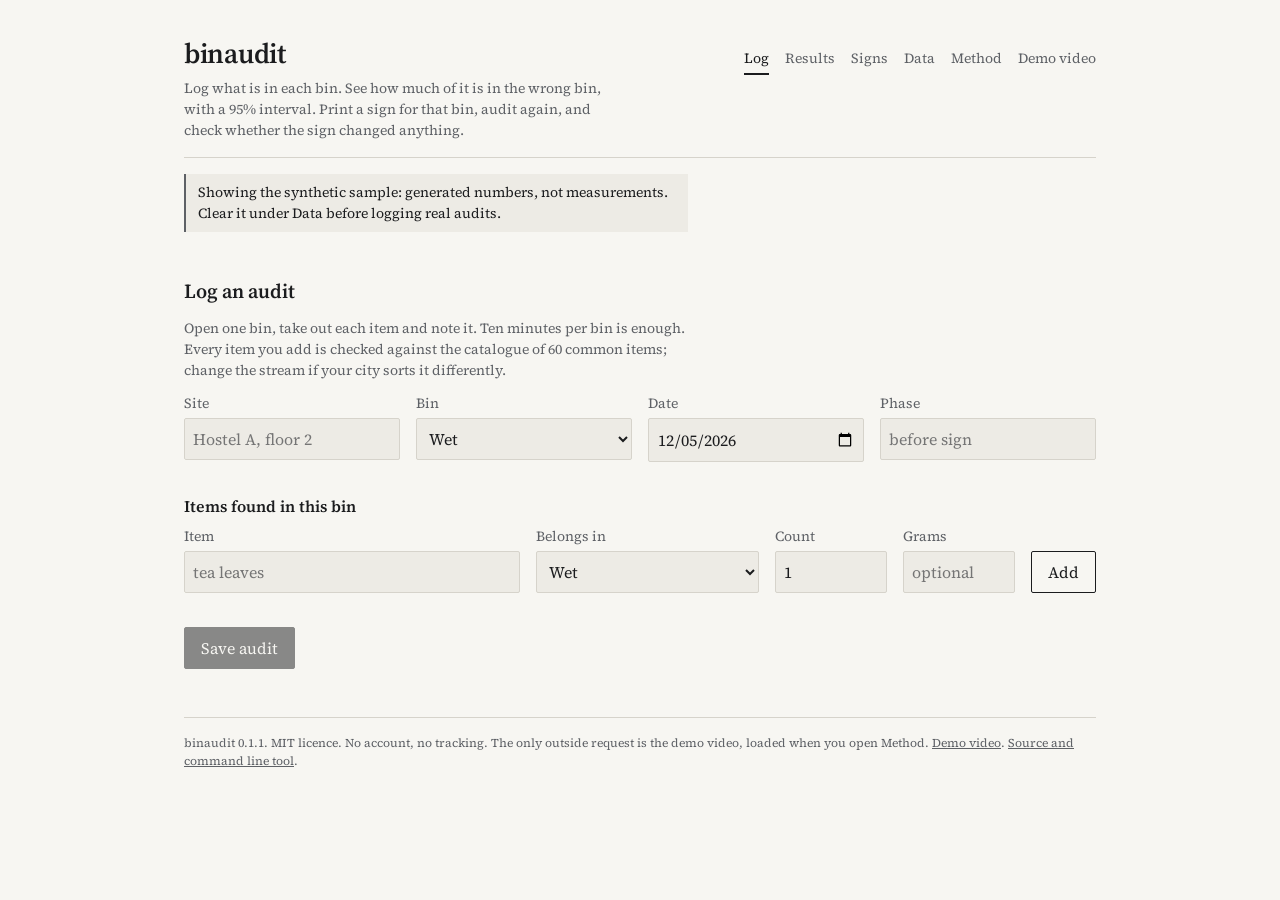
<file: index.html>
<!doctype html>
<html lang="en">
<head>
<meta charset="utf-8">
<meta name="viewport" content="width=device-width, initial-scale=1">
<title>binaudit: bin audits for hostels and wards</title>
<meta name="description" content="Log what is in each bin, see the contamination rate with a 95% interval, print a sign for that bin, and check whether it changed anything.">
<link rel="preload" href="fonts/SourceSerif4-latin.woff2" as="font" type="font/woff2" crossorigin>
<link rel="stylesheet" href="css/style.css">
<link rel="icon" href="data:,">
</head>
<body>
<div class="wrap">
  <header class="top">
    <div>
      <h1>binaudit</h1>
      <p>Log what is in each bin. See how much of it is in the wrong bin, with a 95% interval. Print a sign for that bin, audit again, and check whether the sign changed anything.</p>
    </div>
    <nav aria-label="Sections">
      <a href="#log">Log</a>
      <a href="#results">Results</a>
      <a href="#signs">Signs</a>
      <a href="#data">Data</a>
      <a href="#method">Method</a>
      <a href="https://youtu.be/Iv2SjWgkcWs" target="_blank" rel="noopener">Demo video</a>
    </nav>
  </header>
  <p class="notice" id="sample-notice" hidden>Showing the synthetic sample: generated numbers, not measurements. Clear it under Data before logging real audits.</p>

  <section id="log" aria-labelledby="h-log">
    <h2 id="h-log">Log an audit</h2>
    <p class="muted small">Open one bin, take out each item and note it. Ten minutes per bin is enough. Every item you add is checked against the catalogue of 60 common items; change the stream if your city sorts it differently.</p>
    <div class="grid">
      <label>Site <input id="f-site" list="dl-sites" placeholder="Hostel A, floor 2" autocomplete="off"></label>
      <label>Bin <select id="f-bin"><option value="wet">Wet</option><option value="dry">Dry</option><option value="hazardous">Hazardous</option></select></label>
      <label>Date <input id="f-date" type="date"></label>
      <label>Phase <input id="f-phase" list="dl-phases" placeholder="before sign" autocomplete="off"></label>
    </div>
    <h3>Items found in this bin</h3>
    <form id="item-form" class="grid items" autocomplete="off">
      <label>Item <input id="f-item" list="dl-items" placeholder="tea leaves" required></label>
      <label>Belongs in <select id="f-stream"><option value="wet">Wet</option><option value="dry">Dry</option><option value="hazardous">Hazardous</option></select></label>
      <label>Count <input id="f-count" type="number" min="1" step="1" value="1" inputmode="numeric"></label>
      <label>Grams <input id="f-grams" type="number" min="0" step="any" placeholder="optional" inputmode="decimal"></label>
      <button type="submit">Add</button>
    </form>
    <div class="hint" id="item-hint" aria-live="polite"></div>
    <div class="scroll"><table id="draft-table" hidden>
      <thead><tr><th>Item</th><th>Belongs in</th><th class="num">Count</th><th class="num">Grams</th><th></th></tr></thead>
      <tbody></tbody>
    </table></div>
    <div class="tally" id="draft-tally" aria-live="polite"></div>
    <div class="actions">
      <button class="primary" id="save-audit" disabled>Save audit</button>
      <span class="hint" id="save-hint"></span>
    </div>
  </section>

  <section id="results" aria-labelledby="h-results" hidden>
    <h2 id="h-results">Results</h2>
    <p class="muted small">Rate is misplaced items divided by all items found in that bin. The interval resamples whole audits, so a bin checked only twice gets a wide interval.</p>
    <div class="grid">
      <label>Site <select id="r-site"></select></label>
    </div>
    <div class="scroll"><table id="summary-table">
      <thead><tr><th>Bin</th><th>Phase</th><th class="num">Audits</th><th class="num">Items</th><th class="num">Misplaced</th><th class="num">Rate</th><th class="num">95% interval</th><th>0 to 100%</th></tr></thead>
      <tbody></tbody>
    </table></div>
    <div id="summary-empty" class="empty" hidden>No audits yet. Log one, or load the synthetic sample under Data.</div>

    <h3>Did it change?</h3>
    <div class="grid">
      <label>Before <select id="c-before"></select></label>
      <label>After <select id="c-after"></select></label>
    </div>
    <div class="scroll"><table id="compare-table">
      <thead><tr><th>Bin</th><th class="num">Before</th><th class="num">After</th><th class="num">Difference</th><th class="num">95% interval</th><th>-50 to +50 pp</th><th>Reading</th></tr></thead>
      <tbody></tbody>
    </table></div>
    <div id="compare-empty" class="empty" hidden>Needs audits of the same bin in two phases, for example "before sign" and "after sign".</div>

    <h3>Most often in the wrong bin</h3>
    <div class="scroll"><table id="top-table">
      <thead><tr><th>Found in</th><th>Item</th><th>Belongs in</th><th class="num">Count</th></tr></thead>
      <tbody></tbody>
    </table></div>
  </section>

  <section id="signs" aria-labelledby="h-signs" hidden>
    <h2 id="h-signs">Sign for a bin</h2>
    <p class="muted small">The sign names the items people actually put in this bin by mistake, taken from your audits. It prints on A5 in black and white.</p>
    <div class="grid">
      <label>Site <select id="s-site"></select></label>
      <label>Bin <select id="s-bin"><option value="wet">Wet</option><option value="dry">Dry</option><option value="hazardous">Hazardous</option></select></label>
      <label>From phase <select id="s-phase"></select></label>
    </div>
    <div class="actions"><button class="primary" id="print-sign">Print sign</button></div>
    <div id="sign"></div>
  </section>

  <section id="data" aria-labelledby="h-data" hidden>
    <h2 id="h-data">Data</h2>
    <p class="muted small">Everything is stored in this browser only. Export a CSV to keep it, share it, or analyse it with the <code>binaudit</code> command line tool.</p>
    <p class="tally" id="data-count"></p>
    <div class="actions">
      <button id="export-csv">Export CSV</button>
      <label class="small" style="flex-direction:row;align-items:center;gap:8px"><input type="file" id="import-csv" accept=".csv,text/csv"> Import CSV (adds to current data)</label>
    </div>
    <div class="actions">
      <button id="load-sample">Load synthetic sample</button>
      <button id="clear-data">Delete all data in this browser</button>
    </div>
    <div class="hint" id="data-hint" aria-live="polite"></div>
    <h3>Audits</h3>
    <div class="scroll"><table id="audit-table">
      <thead><tr><th>Audit</th><th>Date</th><th>Site</th><th>Bin</th><th>Phase</th><th class="num">Items</th><th class="num">Misplaced</th><th></th></tr></thead>
      <tbody></tbody>
    </table></div>
  </section>

  <section id="method" aria-labelledby="h-method" hidden>
    <h2 id="h-method">Method</h2>
    <figure class="video">
      <div class="video-frame" id="video-slot" data-video="Iv2SjWgkcWs"></div>
      <figcaption>Demo video, 2:49: logging an audit, results with intervals, the printed sign and the before/after check. The numbers shown come from the synthetic sample. <a href="https://youtu.be/Iv2SjWgkcWs" target="_blank" rel="noopener">Open on YouTube</a>.</figcaption>
    </figure>
    <dl class="method">
      <dt>Streams</dt><dd>Wet (biodegradable), dry (non-biodegradable) and domestic hazardous, as in India's Solid Waste Management Rules, 2016. Sanitary waste is wrapped and goes with dry waste under those rules. The catalogue is a starting point; cities differ.</dd>
      <dt>Rate</dt><dd>Misplaced items / all items found in a bin, pooled over the audits in a phase. If every item in a group has a weight, the command line tool also gives the rate by mass (<code>binaudit summary --json</code>, field <code>mass_rate</code>).</dd>
      <dt>Interval</dt><dd>95% percentile interval from 2,000 bootstrap draws that resample whole audits (a cluster bootstrap). Items from one bin on one day are not independent, so resampling items would give intervals that are too narrow. The seed is fixed, so the same data always gives the same interval.</dd>
      <dt>Small sample</dt><dd>Flagged when a group has fewer than 5 audits or fewer than 30 items.</dd>
      <dt>Did it change?</dt><dd>After rate minus before rate, with a bootstrap interval that resamples audits within each phase. If the interval is entirely below zero the reading is "fewer misplaced items after"; entirely above zero, "more"; otherwise "no clear change". A bin with no sign, audited over the same weeks, is the best check that the change came from the sign.</dd>
      <dt>Same numbers</dt><dd>The command line tool computes the same numbers from an exported CSV. A test runs both on the sample and requires them to match to 1e-12.</dd>
    </dl>
  </section>

  <footer>
    binaudit 0.1.1. MIT licence. No account, no tracking. The only outside request is the demo video, loaded when you open Method.
    <a href="https://youtu.be/Iv2SjWgkcWs" target="_blank" rel="noopener">Demo video</a>.
    <a href="https://github.com/PrafullJ0shi/binaudit">Source and command line tool</a>.
  </footer>
</div>
<datalist id="dl-items"></datalist>
<datalist id="dl-sites"></datalist>
<datalist id="dl-phases"></datalist>
<script type="module" src="js/app.js"></script>
</body>
</html>
</file>
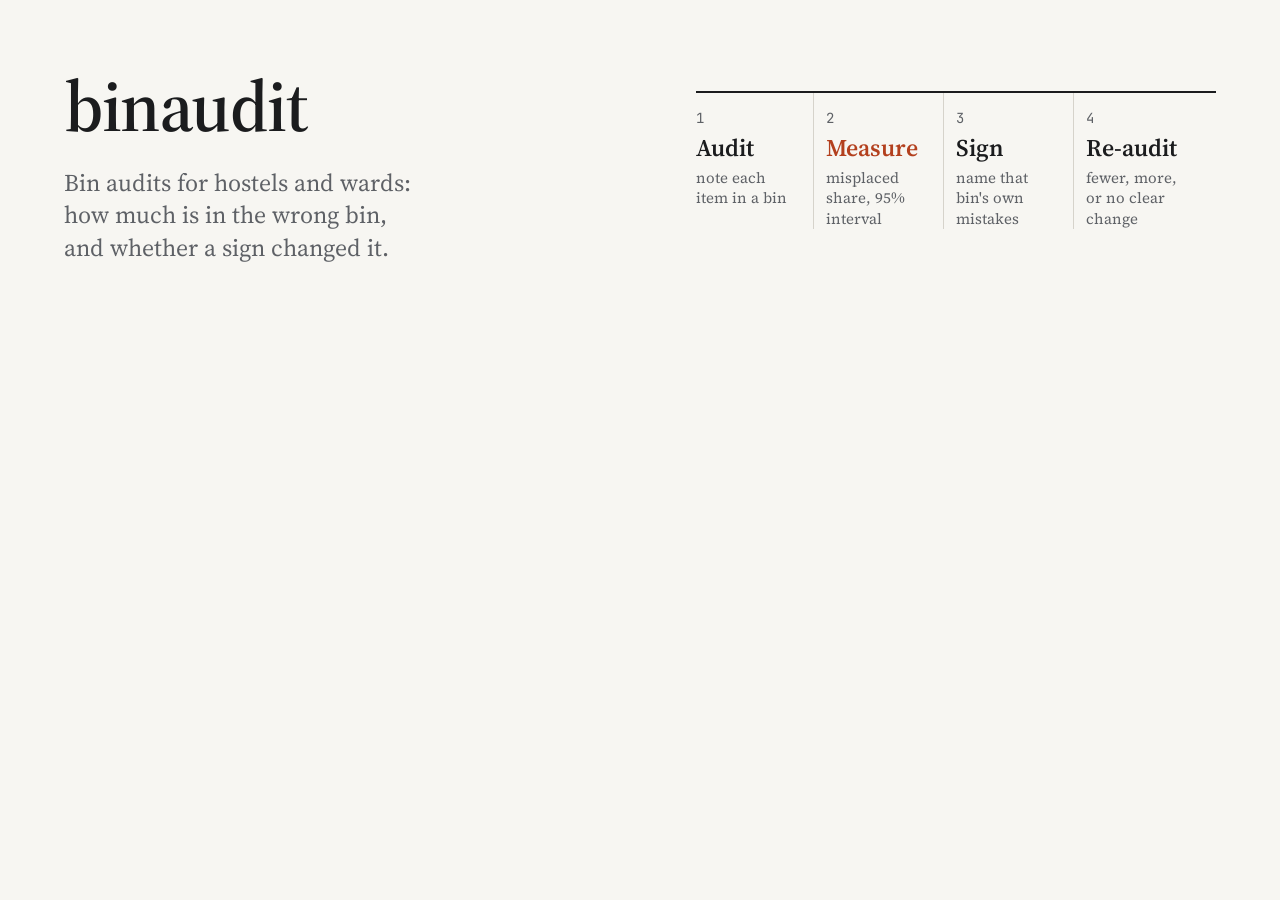
<file: scripts/banner.html>
<!doctype html>
<html><head><meta charset="utf-8"><style>
@font-face { font-family: "Source Serif 4"; src: url("../web/fonts/SourceSerif4-latin.woff2"); font-weight: 200 900; }
@font-face { font-family: "JetBrains Mono"; src: url("../web/fonts/JetBrainsMono-latin.woff2"); font-weight: 100 800; }
:root { --paper:#F7F6F2; --ink:#1B1C1E; --muted:#5E6166; --rule:#D6D3CB; --accent:#B3401E; }
body.dark { --paper:#141517; --ink:#E6E4DF; --muted:#9A9DA3; --rule:#34373C; --accent:#E8835F; }
html, body { margin:0; }
body { width:1280px; height:320px; background:var(--paper); color:var(--ink); font-family:"Source Serif 4", serif; box-sizing:border-box; padding:48px 64px; display:grid; grid-template-columns: 1fr 520px; gap:48px; align-items:center; }
h1 { font-size:72px; font-weight:600; margin:0 0 12px; letter-spacing:-0.02em; }
p { font-size:24px; margin:0; color:var(--muted); line-height:1.35; max-width:30ch; }
.steps { display:grid; grid-template-columns: repeat(4, 1fr); border-top:2px solid var(--ink); }
.step { padding:16px 12px 0 0; border-right:1px solid var(--rule); margin-right:12px; }
.step:last-child { border-right:0; }
.n { font-family:"JetBrains Mono", monospace; font-size:14px; color:var(--muted); }
.t { font-size:24px; font-weight:600; margin-top:4px; }
.d { font-size:15px; color:var(--muted); margin-top:4px; line-height:1.35; }
.step.hit .t { color:var(--accent); }
.foot { grid-column: 2; font-family:"JetBrains Mono", monospace; font-size:13px; color:var(--muted); margin-top:16px; }
</style></head>
<body>
<div><h1>binaudit</h1><p>Bin audits for hostels and wards: how much is in the wrong bin, and whether a sign changed it.</p></div>
<div>
  <div class="steps">
    <div class="step"><div class="n">1</div><div class="t">Audit</div><div class="d">note each item in a bin</div></div>
    <div class="step hit"><div class="n">2</div><div class="t">Measure</div><div class="d">misplaced share, 95% interval</div></div>
    <div class="step"><div class="n">3</div><div class="t">Sign</div><div class="d">name that bin's own mistakes</div></div>
    <div class="step"><div class="n">4</div><div class="t">Re-audit</div><div class="d">fewer, more, or no clear change</div></div>
  </div>
</div>
<script>if (location.hash === "#dark") document.body.classList.add("dark");</script>
</body></html>
</file>
<file: css/style.css>
/* binaudit. Tokens and scales are defined in DESIGN.md. */
@font-face { font-family: "Source Serif 4"; src: url("../fonts/SourceSerif4-latin.woff2") format("woff2"); font-weight: 200 900; font-display: swap; }
@font-face { font-family: "JetBrains Mono"; src: url("../fonts/JetBrainsMono-latin.woff2") format("woff2"); font-weight: 100 800; font-display: swap; }

:root {
  --paper: #F7F6F2; --paper-2: #EDEBE5; --ink: #1B1C1E; --muted: #5E6166; --rule: #D6D3CB; --accent: #B3401E;
  --serif: "Source Serif 4", Georgia, "Times New Roman", serif;
  --mono: "JetBrains Mono", Consolas, "Courier New", monospace;
  --s1: 4px; --s2: 8px; --s3: 12px; --s4: 16px; --s5: 24px; --s6: 32px; --s7: 48px;
  --t12: 12px; --t14: 14px; --t16: 16px; --t20: 20px; --t28: 28px; --t40: 40px;
  color-scheme: light dark;
}
@media (prefers-color-scheme: dark) {
  :root { --paper: #141517; --paper-2: #1D1F22; --ink: #E6E4DF; --muted: #9A9DA3; --rule: #34373C; --accent: #E8835F; }
}

* { box-sizing: border-box; }
html { background: var(--paper); color: var(--ink); }
body { margin: 0; font: 400 var(--t16)/1.5 var(--serif); }
.wrap { max-width: 960px; margin: 0 auto; padding: var(--s6) var(--s5) var(--s7); }

header.top { display: flex; align-items: baseline; justify-content: space-between; gap: var(--s4); flex-wrap: wrap; border-bottom: 1px solid var(--rule); padding-bottom: var(--s4); }
header.top h1 { font-size: var(--t28); font-weight: 600; margin: 0; letter-spacing: -0.01em; }
header.top p { margin: var(--s1) 0 0; color: var(--muted); font-size: var(--t14); max-width: 60ch; }
nav { display: flex; gap: var(--s4); font-size: var(--t14); }
nav a { color: var(--muted); text-decoration: none; padding: var(--s1) 0; border-bottom: 2px solid transparent; }
nav a[aria-current="page"] { color: var(--ink); border-bottom-color: var(--ink); }
nav a:hover { color: var(--ink); }

.notice { margin-top: var(--s4); padding: var(--s2) var(--s3); background: var(--paper-2); font-size: var(--t14); border-left: 2px solid var(--muted); }
.notice[hidden] { display: none; }

section { padding-top: var(--s6); }
section[hidden] { display: none; }
h2 { font-size: var(--t20); font-weight: 600; margin: 0 0 var(--s3); }
h3 { font-size: var(--t16); font-weight: 600; margin: var(--s6) 0 var(--s2); }
p { max-width: 72ch; margin: 0 0 var(--s3); }
.muted { color: var(--muted); }
.small { font-size: var(--t14); }
.num, td.num, th.num { font-family: var(--mono); font-size: var(--t14); font-variant-numeric: tabular-nums; text-align: right; white-space: nowrap; }
.mis { color: var(--accent); }
code, kbd { font-family: var(--mono); font-size: var(--t14); }

.grid { display: grid; grid-template-columns: repeat(4, minmax(0, 1fr)); gap: var(--s3) var(--s4); }
.grid.items { grid-template-columns: 3fr 2fr 1fr 1fr auto; align-items: end; }
@media (max-width: 680px) { .grid, .grid.items { grid-template-columns: 1fr 1fr; } }
label { display: flex; flex-direction: column; gap: var(--s1); font-size: var(--t14); color: var(--muted); }
input, select, button { font: inherit; font-size: var(--t16); color: var(--ink); }
input, select { background: var(--paper-2); border: 1px solid var(--rule); border-radius: 2px; padding: var(--s2); min-width: 0; width: 100%; }
input[type="file"] { width: auto; }
input:focus-visible, select:focus-visible, button:focus-visible, a:focus-visible { outline: 2px solid var(--ink); outline-offset: 2px; }
button { background: var(--paper); border: 1px solid var(--ink); border-radius: 2px; padding: var(--s2) var(--s4); cursor: pointer; }
button.primary { background: var(--ink); color: var(--paper); }
button.link { border: 0; padding: 0; background: none; color: var(--muted); text-decoration: underline; font-size: var(--t14); }
button:disabled { opacity: 0.5; cursor: default; }
.actions { display: flex; gap: var(--s3); flex-wrap: wrap; align-items: center; margin-top: var(--s4); }
.hint { font-size: var(--t12); color: var(--muted); min-height: 18px; }

table { width: 100%; border-collapse: collapse; margin-top: var(--s3); font-size: var(--t14); }
th { text-align: left; font-weight: 600; color: var(--muted); border-bottom: 1px solid var(--ink); padding: var(--s2) var(--s2) var(--s2) 0; }
td { border-bottom: 1px solid var(--rule); padding: var(--s2) var(--s2) var(--s2) 0; vertical-align: middle; }
tbody tr:nth-child(even) td { background: color-mix(in srgb, var(--paper-2) 50%, transparent); }
.scroll { overflow-x: auto; }
.flag { font-family: var(--mono); font-size: var(--t12); color: var(--muted); }
svg.ci { display: block; }
svg.ci .axis { stroke: var(--muted); stroke-width: 1; }
svg.ci .tick { stroke: var(--rule); stroke-width: 1; }
svg.ci .range { stroke: var(--accent); stroke-width: 1; }
svg.ci .point { stroke: var(--accent); stroke-width: 2; }
svg.ci .zero { stroke: var(--ink); stroke-width: 1; }

.tally { font-family: var(--mono); font-size: var(--t14); margin-top: var(--s3); }
.empty { color: var(--muted); font-size: var(--t14); padding: var(--s4) 0; }
.cols { display: grid; grid-template-columns: 1fr 1fr; gap: var(--s6); }
@media (max-width: 680px) { .cols { grid-template-columns: 1fr; } }
dl.method { display: grid; grid-template-columns: max-content 1fr; gap: var(--s2) var(--s4); font-size: var(--t14); }
dl.method dt { font-weight: 600; }
dl.method dd { margin: 0; max-width: 64ch; }
figure.video { margin: 0 0 var(--s6); max-width: 720px; }
.video-frame { aspect-ratio: 16 / 9; background: var(--paper-2); border: 1px solid var(--rule); }
.video-frame iframe { display: block; width: 100%; height: 100%; border: 0; }
figure.video figcaption { margin-top: var(--s2); font-size: var(--t14); color: var(--muted); max-width: 72ch; }
figure.video a { color: var(--muted); }
footer { margin-top: var(--s7); padding-top: var(--s4); border-top: 1px solid var(--rule); font-size: var(--t12); color: var(--muted); }
footer a { color: var(--muted); }

/* Printed sign, A5 portrait */
.sign { background: #FFFFFF; color: #000000; border: 1px solid var(--rule); width: 148mm; min-height: 210mm; padding: 14mm 12mm; margin-top: var(--s4); display: flex; flex-direction: column; }
.sign .kicker { font-family: var(--mono); font-size: 12px; letter-spacing: 0.08em; text-transform: uppercase; }
.sign h4 { font-size: 40px; line-height: 1.1; margin: 6px 0 18px; font-weight: 600; }
.sign .lead { font-size: 20px; margin: 0 0 12px; }
.sign ol { margin: 0; padding: 0; list-style: none; counter-reset: n; }
.sign li { counter-increment: n; border-top: 2px solid #000; padding: 12px 0; display: grid; grid-template-columns: 28px 1fr; gap: 0 8px; }
.sign li::before { content: counter(n); font-family: var(--mono); font-size: 16px; padding-top: 6px; }
.sign li b { font-size: 28px; font-weight: 600; text-decoration: underline; text-decoration-thickness: 3px; text-underline-offset: 5px; text-decoration-color: var(--accent); }
.sign li span { grid-column: 2; font-size: 16px; }
.sign .rest { margin-top: auto; padding-top: 18px; border-top: 1px solid #000; font-family: var(--mono); font-size: 11px; line-height: 1.5; }
@media (max-width: 680px) { .sign { width: 100%; min-height: 0; } }

@media print {
  @page { size: A5 portrait; margin: 0; }
  html, body { background: #FFFFFF; }
  body * { visibility: hidden; }
  .sign, .sign * { visibility: visible; }
  .sign { position: absolute; left: 0; top: 0; border: 0; margin: 0; width: 148mm; height: 210mm; }
  .sign li b { text-decoration-color: #000; }
}
</file>
